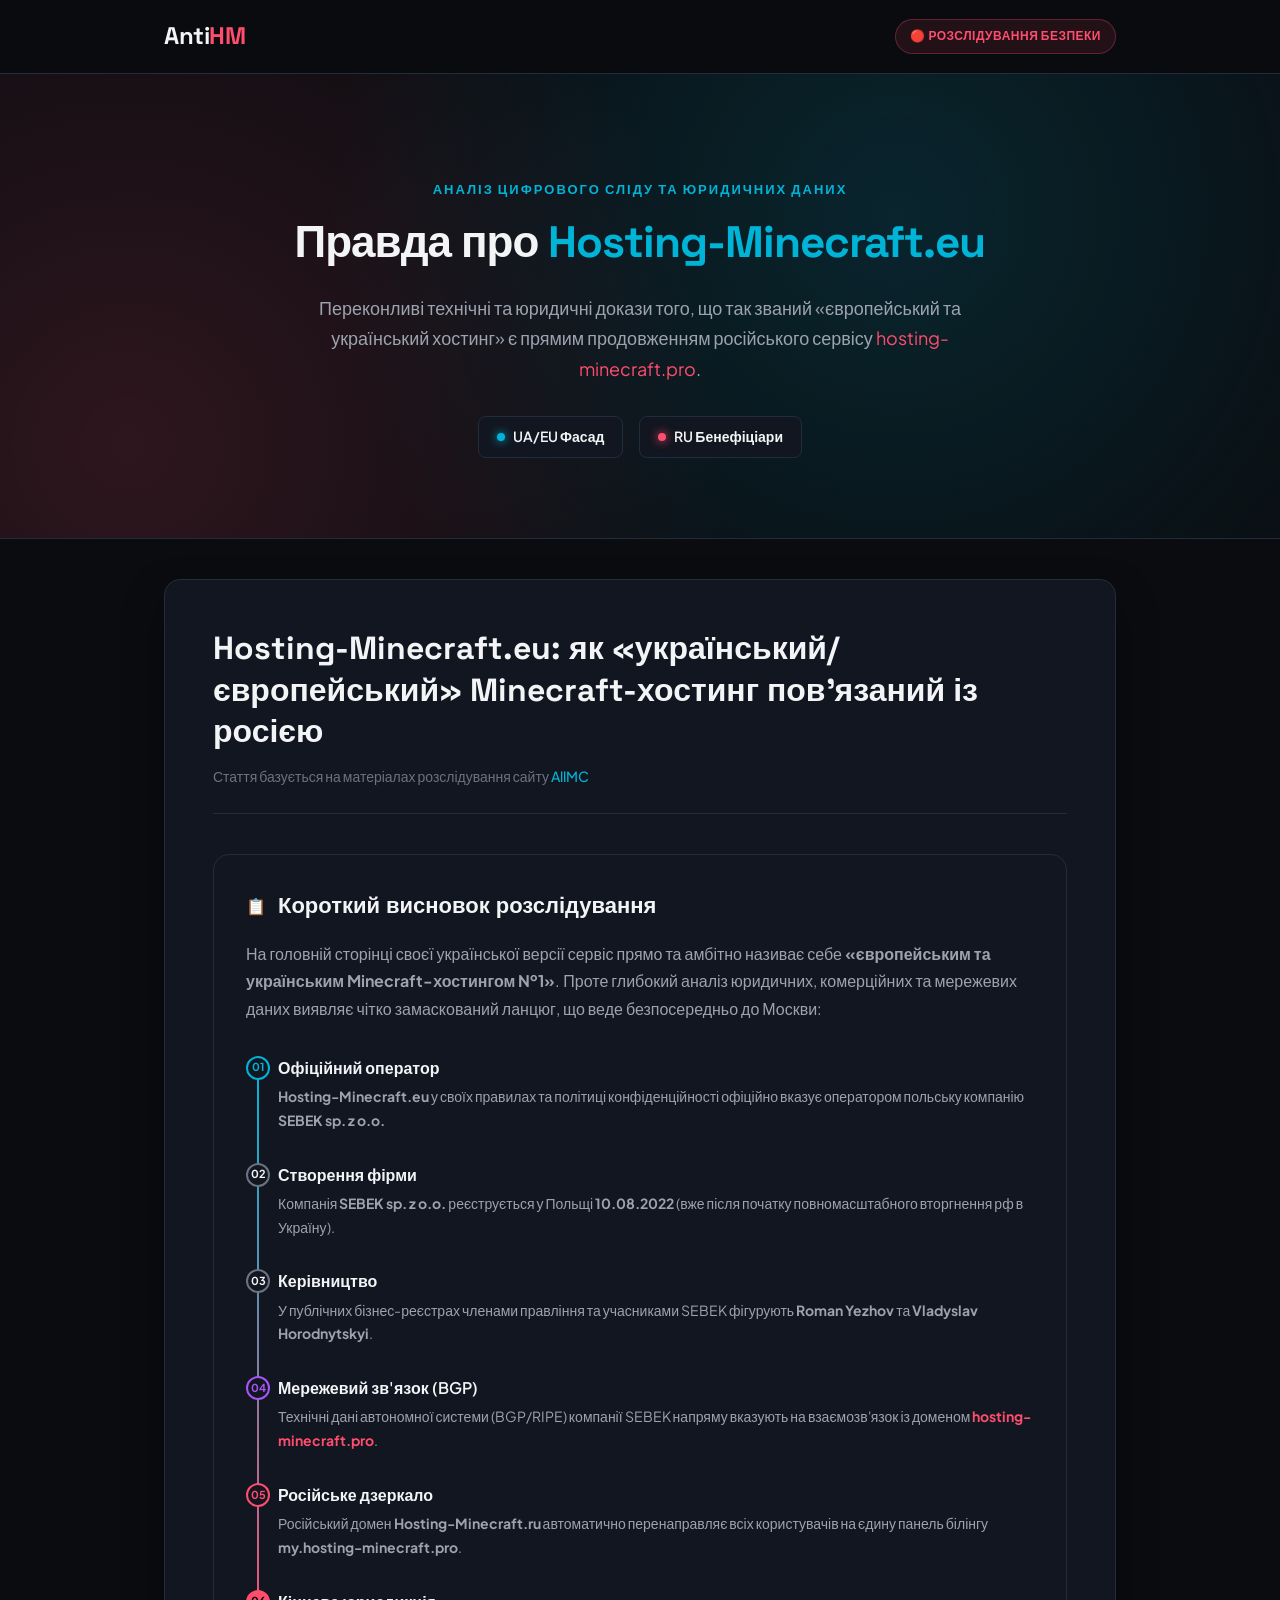
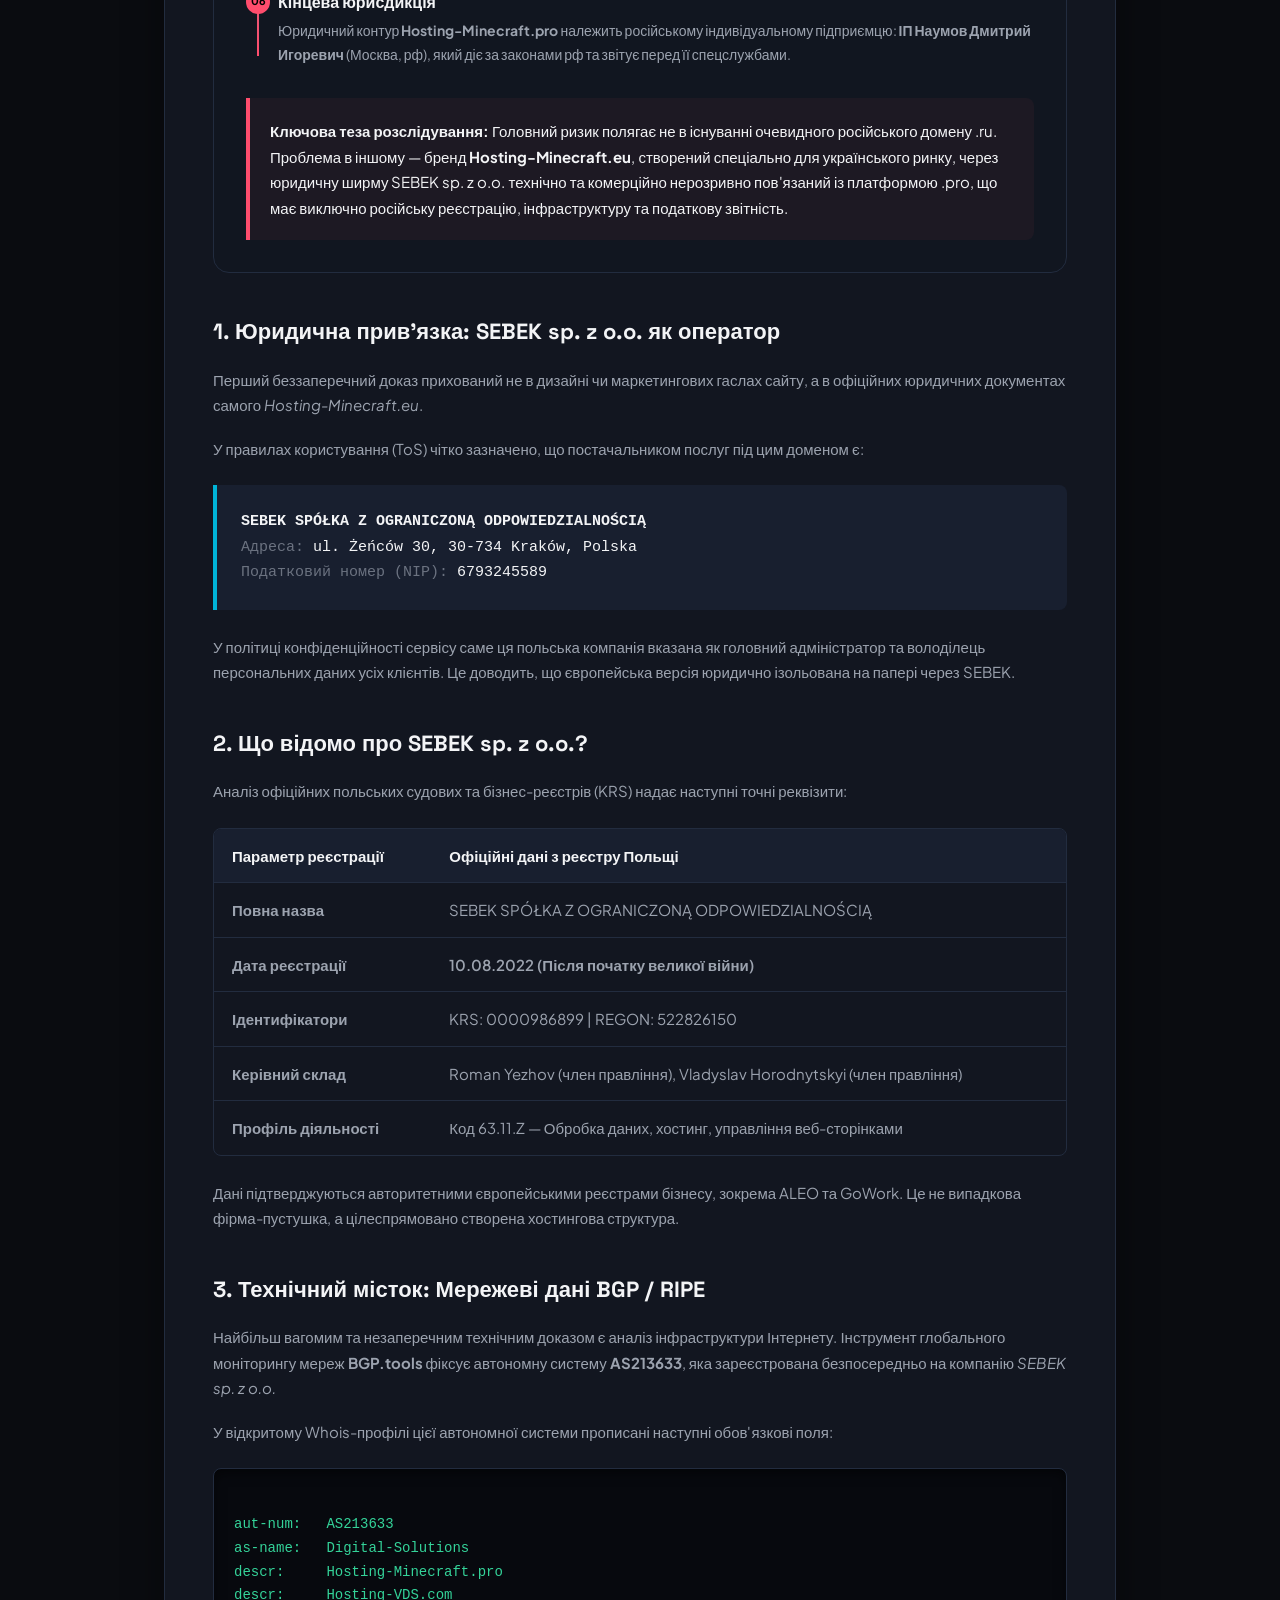
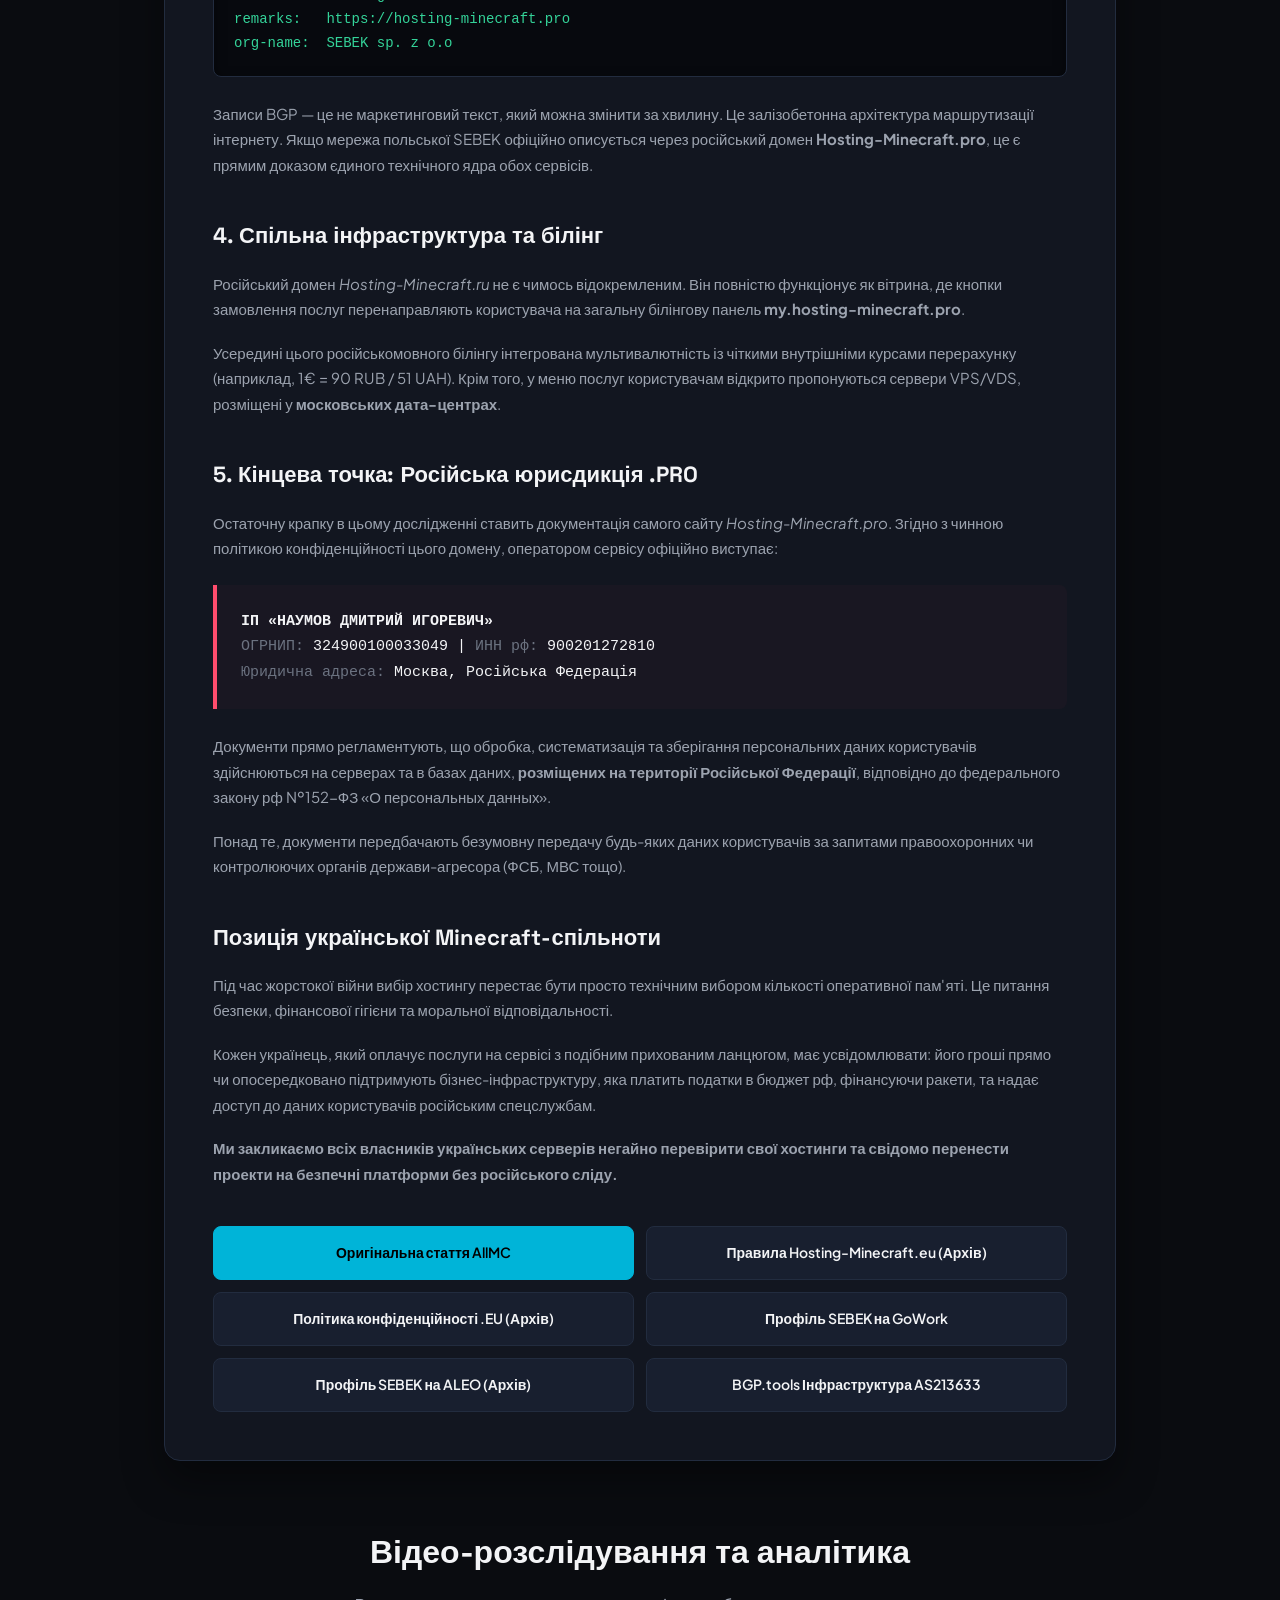
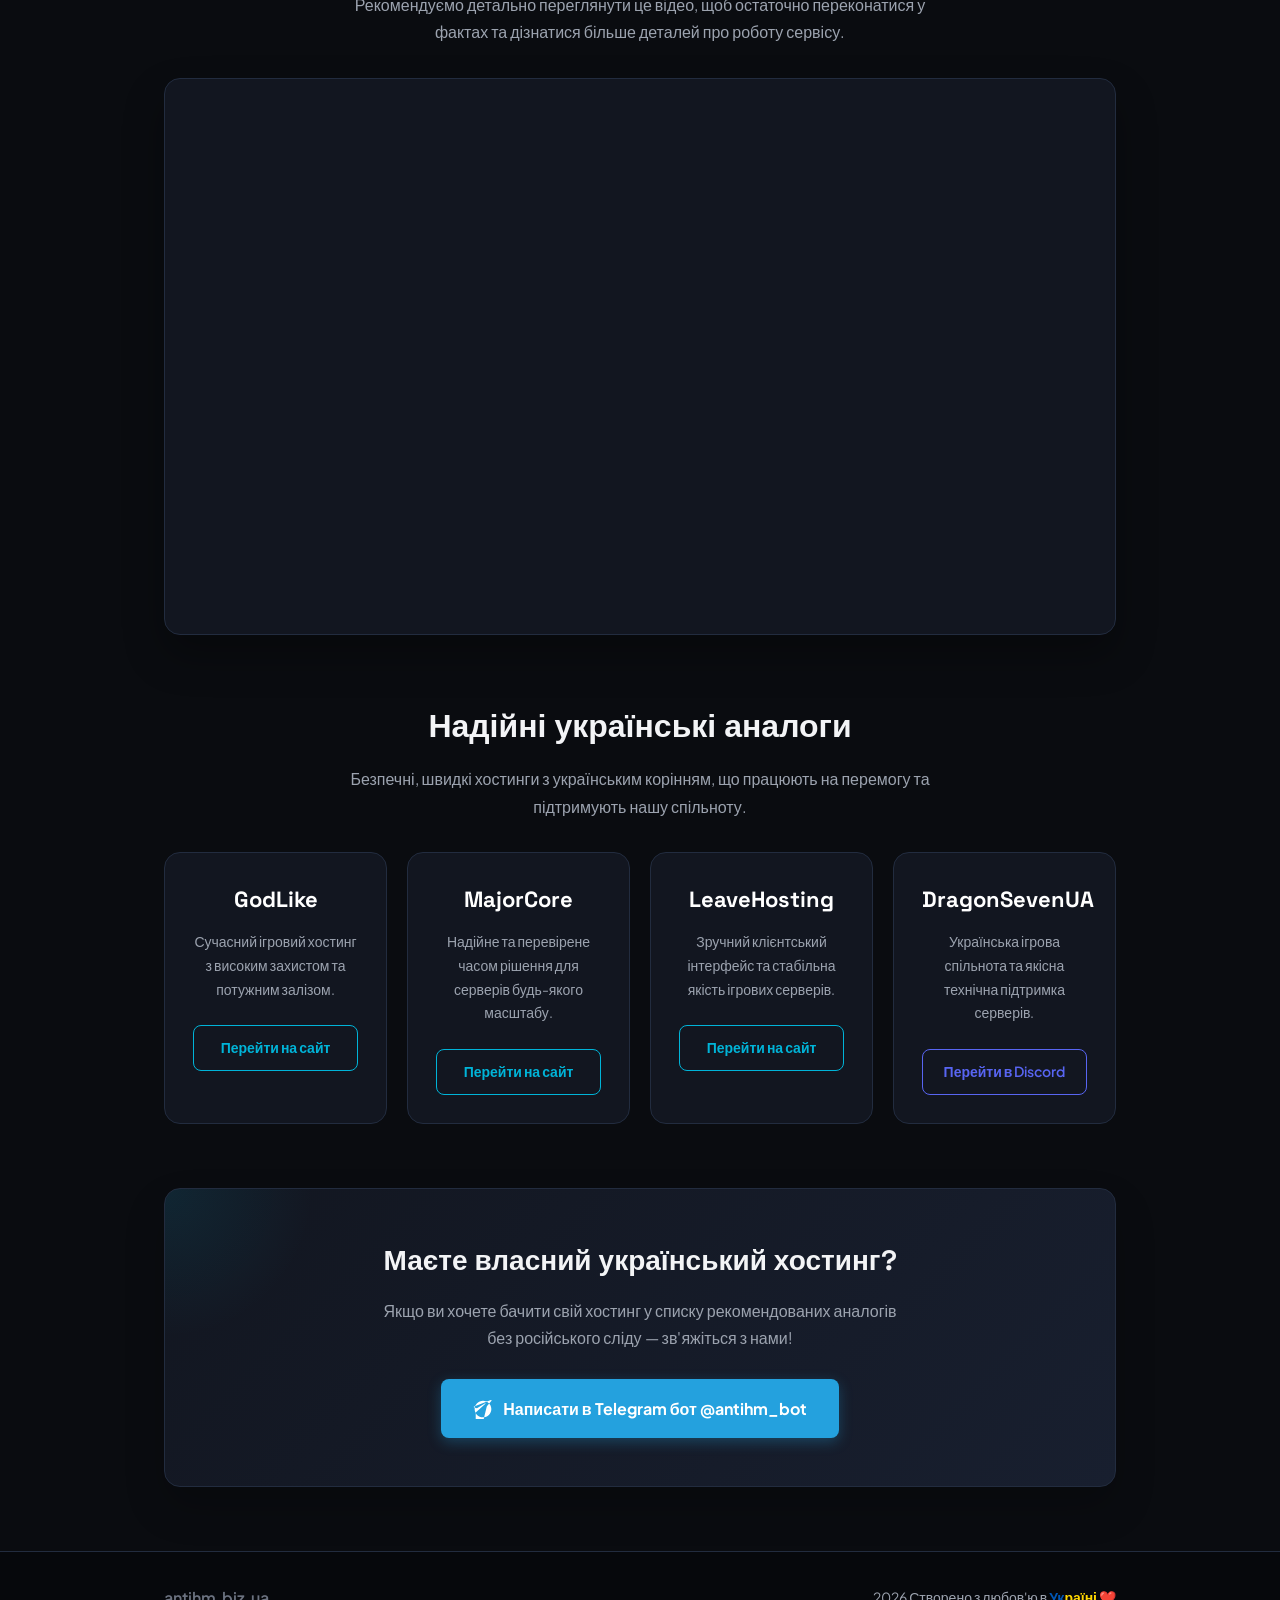
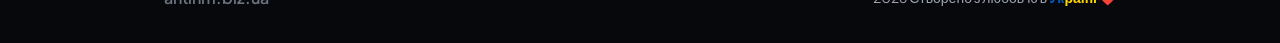
<file: index.html>
<!DOCTYPE html>
<html lang="uk">
<head>
    <meta charset="UTF-8">
    <meta name="viewport" content="width=device-width, initial-scale=1.0">
    <title>AntiHM</title>
    <link rel="icon" type="image/png" href="icon.png">
    <link rel="preconnect" href="https://fonts.googleapis.com">
    <link rel="preconnect" href="https://fonts.gstatic.com" crossorigin>
    <link href="https://fonts.googleapis.com/css2?family=Plus+Jakarta+Sans:wght@400;500;600;700;800&family=Space+Grotesk:wght@500;700&display=swap" rel="stylesheet">
    <link rel="stylesheet" href="style.css">
</head>
<body>

    <!-- Навігаційна панель -->
    <nav class="navbar">
        <div class="nav-container">
            <a href="#" class="logo">Anti<span>HM</span></a>
            <div class="badge-investigation">🔴 РОЗСЛІДУВАННЯ БЕЗПЕКИ</div>
        </div>
    </nav>

    <!-- Головний екран (Hero) -->
    <header class="hero">
        <div class="hero-overlay"></div>
        <div class="container hero-content">
            <span class="subtitle">Аналіз цифрового сліду та юридичних даних</span>
            <h1>Правда про <span class="text-blue">Hosting-Minecraft.eu</span></h1>
            <p class="hero-lead">
                Переконливі технічні та юридичні докази того, що так званий «європейський та український хостинг» є прямим продовженням російського сервісу <span class="text-red">hosting-minecraft.pro</span>.
            </p>
            <div class="hero-badges">
                <div class="h-badge"><span class="dot blue"></span> UA/EU Фасад</div>
                <div class="h-badge"><span class="dot red"></span> RU Бенефіціари</div>
            </div>
        </div>
    </header>

    <div class="container">
        <!-- Головна стаття -->
        <main class="main-card">
            <div class="article-header">
                <h2>Hosting-Minecraft.eu: як «український/європейський» Minecraft-хостинг пов’язаний із росією</h2>
                <div class="meta-source">Стаття базується на матеріалах розслідування сайту <a href="https://allmc.in.ua/blog/hosting-minecraft-eu" target="_blank">AllMC</a></div>
            </div>

            <!-- Короткий висновок з інтерактивним ланцюгом -->
            <section class="verdict-section">
                <div class="verdict-title">
                    <span class="icon">📋</span>
                    <h3>Короткий висновок розслідування</h3>
                </div>
                <p>
                    На головній сторінці своєї української версії сервіс прямо та амбітно називає себе <strong>«європейським та українським Minecraft-хостингом №1»</strong>. Проте глибокий аналіз юридичних, комерційних та мережевих даних виявляє чітко замаскований ланцюг, що веде безпосередньо до Москви:
                </p>

                <!-- Візуальний ланцюжок доказів -->
                <div class="timeline">
                    <div class="timeline-item item-blue">
                        <div class="tl-number">01</div>
                        <div class="tl-content">
                            <h4>Офіційний оператор</h4>
                            <p><strong>Hosting-Minecraft.eu</strong> у своїх правилах та політиці конфіденційності офіційно вказує оператором польську компанію <strong>SEBEK sp. z o.o.</strong></p>
                        </div>
                    </div>
                    <div class="timeline-item item-neutral">
                        <div class="tl-number">02</div>
                        <div class="tl-content">
                            <h4>Створення фірми</h4>
                            <p>Компанія <strong>SEBEK sp. z o.o.</strong> реєструється у Польщі <strong>10.08.2022</strong> (вже після початку повномасштабного вторгнення рф в Україну).</p>
                        </div>
                    </div>
                    <div class="timeline-item item-neutral">
                        <div class="tl-number">03</div>
                        <div class="tl-content">
                            <h4>Керівництво</h4>
                            <p>У публічних бізнес-реєстрах членами правління та учасниками SEBEK фігурують <strong>Roman Yezhov</strong> та <strong>Vladyslav Horodnytskyi</strong>.</p>
                        </div>
                    </div>
                    <div class="timeline-item item-purple">
                        <div class="tl-number">04</div>
                        <div class="tl-content">
                            <h4>Мережевий зв'язок (BGP)</h4>
                            <p>Технічні дані автономної системи (BGP/RIPE) компанії SEBEK напряму вказують на взаємозв'язок із доменом <strong class="text-red">hosting-minecraft.pro</strong>.</p>
                        </div>
                    </div>
                    <div class="timeline-item item-red">
                        <div class="tl-number">05</div>
                        <div class="tl-content">
                            <h4>Російське дзеркало</h4>
                            <p>Російський домен <strong>Hosting-Minecraft.ru</strong> автоматично перенаправляє всіх користувачів на єдину панель білінгу <strong>my.hosting-minecraft.pro</strong>.</p>
                        </div>
                    </div>
                    <div class="timeline-item item-critical">
                        <div class="tl-number">06</div>
                        <div class="tl-content">
                            <h4>Кінцева юрисдикція</h4>
                            <p>Юридичний контур <strong>Hosting-Minecraft.pro</strong> належить російському індивідуальному підприємцю: <strong>ІП Наумов Дмитрий Игоревич</strong> (Москва, рф), який діє за законами рф та звітує перед її спецслужбами.</p>
                        </div>
                    </div>
                </div>

                <div class="verdict-summary">
                    <strong>Ключова теза розслідування:</strong> Головний ризик полягає не в існуванні очевидного російського домену .ru. Проблема в іншому — бренд <strong>Hosting-Minecraft.eu</strong>, створений спеціально для українського ринку, через юридичну ширму SEBEK sp. z o.o. технічно та комерційно нерозривно пов'язаний із платформою .pro, що має виключно російську реєстрацію, інфраструктуру та податкову звітність.
                </div>
            </section>

            <!-- Блок 1 -->
            <section class="article-section">
                <h3>1. Юридична прив'язка: SEBEK sp. z o.o. як оператор</h3>
                <p>Перший беззаперечний доказ прихований не в дизайні чи маркетингових гаслах сайту, а в офіційних юридичних документах самого <em>Hosting-Minecraft.eu</em>.</p>
                <p>У правилах користування (ToS) чітко зазначено, що постачальником послуг під цим доменом є:</p>
                <div class="doc-quote">
                    <strong>SEBEK SPÓŁKA Z OGRANICZONĄ ODPOWIEDZIALNOŚCIĄ</strong><br>
                    <span>Адреса:</span> ul. Żeńców 30, 30-734 Kraków, Polska<br>
                    <span>Податковий номер (NIP):</span> 6793245589
                </div>
                <p>У політиці конфіденційності сервісу саме ця польська компанія вказана як головний адміністратор та володілець персональних даних усіх клієнтів. Це доводить, що європейська версія юридично ізольована на папері через SEBEK.</p>
            </section>

            <!-- Блок 2 -->
            <section class="article-section">
                <h3>2. Що відомо про SEBEK sp. z o.o.?</h3>
                <p>Аналіз офіційних польських судових та бізнес-реєстрів (KRS) надає наступні точні реквізити:</p>
                <div class="table-container">
                    <table class="styled-table">
                        <thead>
                            <tr>
                                <th>Параметр реєстрації</th>
                                <th>Офіційні дані з реєстру Польщі</th>
                            </tr>
                        </thead>
                        <tbody>
                            <tr>
                                <td><strong>Повна назва</strong></td>
                                <td>SEBEK SPÓŁKA Z OGRANICZONĄ ODPOWIEDZIALNOŚCIĄ</td>
                            </tr>
                            <tr>
                                <td><strong>Дата реєстрації</strong></td>
                                <td class="highlight-date">10.08.2022 (Після початку великої війни)</td>
                            </tr>
                            <tr>
                                <td><strong>Ідентифікатори</strong></td>
                                <td>KRS: 0000986899 | REGON: 522826150</td>
                            </tr>
                            <tr>
                                <td><strong>Керівний склад</strong></td>
                                <td>Roman Yezhov (член правління), Vladyslav Horodnytskyi (член правління)</td>
                            </tr>
                            <tr>
                                <td><strong>Профіль діяльності</strong></td>
                                <td>Код 63.11.Z — Обробка даних, хостинг, управління веб-сторінками</td>
                            </tr>
                        </tbody>
                    </table>
                </div>
                <p>Дані підтверджуються авторитетними європейськими реєстрами бізнесу, зокрема ALEO та GoWork. Це не випадкова фірма-пустушка, а цілеспрямовано створена хостингова структура.</p>
            </section>

            <!-- Блок 3 -->
            <section class="article-section">
                <h3>3. Технічний місток: Мережеві дані BGP / RIPE</h3>
                <p>Найбільш вагомим та незаперечним технічним доказом є аналіз інфраструктури Інтернету. Інструмент глобального моніторингу мереж <strong>BGP.tools</strong> фіксує автономну систему <strong>AS213633</strong>, яка зареєстрована безпосередньо на компанію <em>SEBEK sp. z o.o.</em></p>
                <p>У відкритому Whois-профілі цієї автономної системи прописані наступні обов'язкові поля:</p>
                <div class="code-box">
aut-num:   AS213633
as-name:   Digital-Solutions
descr:     Hosting-Minecraft.pro
descr:     Hosting-VDS.com
remarks:   https://hosting-minecraft.pro
org-name:  SEBEK sp. z o.o</div>
                <p>Записи BGP — це не маркетинговий текст, який можна змінити за хвилину. Це залізобетонна архітектура маршрутизації інтернету. Якщо мережа польської SEBEK офіційно описується через російський домен <strong>Hosting-Minecraft.pro</strong>, це є прямим доказом єдиного технічного ядра обох сервісів.</p>
            </section>

            <!-- Блок 4 -->
            <section class="article-section">
                <h3>4. Спільна інфраструктура та білінг</h3>
                <p>Російський домен <em>Hosting-Minecraft.ru</em> не є чимось відокремленим. Він повністю функціонує як вітрина, де кнопки замовлення послуг перенаправляють користувача на загальну білінгову панель <strong>my.hosting-minecraft.pro</strong>.</p>
                <p>Усередині цього російськомовного білінгу інтегрована мультивалютність із чіткими внутрішніми курсами перерахунку (наприклад, 1€ = 90 RUB / 51 UAH). Крім того, у меню послуг користувачам відкрито пропонуються сервери VPS/VDS, розміщені у <strong>московських дата-центрах</strong>.</p>
            </section>

            <!-- Блок 5 -->
            <section class="article-section">
                <h3>5. Кінцева точка: Російська юрисдикція .PRO</h3>
                <p>Остаточну крапку в цьому дослідженні ставить документація самого сайту <em>Hosting-Minecraft.pro</em>. Згідно з чинною політикою конфіденційності цього домену, оператором сервісу офіційно виступає:</p>
                <div class="doc-quote quote-red">
                    <strong>ІП «НАУМОВ ДМИТРИЙ ИГОРЕВИЧ»</strong><br>
                    <span>ОГРНИП:</span> 324900100033049 | <span>ИНН рф:</span> 900201272810<br>
                    <span>Юридична адреса:</span> Москва, Російська Федерація
                </div>
                <p>Документи прямо регламентують, що обробка, систематизація та зберігання персональних даних користувачів здійснюються на серверах та в базах даних, <strong>розміщених на території Російської Федерації</strong>, відповідно до федерального закону рф №152-ФЗ «О персональных данных».</p>
                <p>Понад те, документи передбачають безумовну передачу будь-яких даних користувачів за запитами правоохоронних чи контролюючих органів держави-агресора (ФСБ, МВС тощо).</p>
            </section>

            <!-- Висновок моніторингу -->
            <section class="article-section position-section">
                <h3>Позиція української Minecraft-спільноти</h3>
                <p>Під час жорстокої війни вибір хостингу перестає бути просто технічним вибором кількості оперативної пам'яті. Це питання безпеки, фінансової гігієни та моральної відповідальності.</p>
                <p>Кожен українець, який оплачує послуги на сервісі з подібним прихованим ланцюгом, має усвідомлювати: його гроші прямо чи опосередковано підтримують бізнес-інфраструктуру, яка платить податки в бюджет рф, фінансуючи ракети, та надає доступ до даних користувачів російським спецслужбам.</p>
                <p><strong>Ми закликаємо всіх власників українських серверів негайно перевірити свої хостинги та свідомо перенести проекти на безпечні платформи без російського сліду.</strong></p>
            </section>

            <!-- Кнопки з доказами -->
            <div class="evidence-grid">
                <a href="https://allmc.in.ua/blog/hosting-minecraft-eu" target="_blank" class="btn-evidence btn-blue">Оригінальна стаття AllMC</a>
                <a href="https://web.archive.org/web/20260410192201/https://hosting-minecraft.eu/tos.html" target="_blank" class="btn-evidence">Правила Hosting-Minecraft.eu (Архів)</a>
                <a href="https://web.archive.org/web/20260116004714/https://hosting-minecraft.eu/privacy-policy.html" target="_blank" class="btn-evidence">Політика конфіденційності .EU (Архів)</a>
                <a href="https://www.gowork.pl/sebek-sp.-z-o.o.%2C25991092/dane-kontaktowe-firmy" target="_blank" class="btn-evidence">Профіль SEBEK на GoWork</a>
                <a href="https://web.archive.org/web/20260601112201/https%3A%2F%2Faleo.com%2Fpl%2Ffirma%2Fsebek-spolka-z-ograniczona-odpowiedzialnoscia-krakow" target="_blank" class="btn-evidence">Профіль SEBEK на ALEO (Архів)</a>
                <a href="https://web.archive.org/web/20260601111341/https://bgp.tools/as/213633" target="_blank" class="btn-evidence">BGP.tools Інфраструктура AS213633</a>
            </div>
        </main>

        <!-- Відео докази -->
        <section class="video-section">
            <div class="section-title-center">
                <h2>Відео-розслідування та аналітика</h2>
                <p>Рекомендуємо детально переглянути це відео, щоб остаточно переконатися у фактах та дізнатися більше деталей про роботу сервісу.</p>
            </div>
            <div class="video-card">
                <div class="video-wrapper">
                    <iframe src="https://www.youtube.com/embed/1jMU-OqHfv8?start=12" title="YouTube відео розслідування" frameborder="0" allow="accelerometer; autoplay; clipboard-write; encrypted-media; gyroscope; picture-in-picture; web-share" allowfullscreen></iframe>
                </div>
            </div>
        </section>

        <!-- Альтернативи -->
        <section class="alternatives-section">
            <div class="section-title-center">
                <h2>Надійні українські аналоги</h2>
                <p>Безпечні, швидкі хостинги з українським корінням, що працюють на перемогу та підтримують нашу спільноту.</p>
            </div>
            <div class="cards-grid">
                <div class="alt-card card-glow-blue">
                    <div class="card-brand">GodLike</div>
                    <p>Сучасний ігровий хостинг з високим захистом та потужним залізом.</p>
                    <a href="https://godlike.host/ua/" target="_blank" class="card-link">Перейти на сайт</a>
                </div>
                <div class="alt-card card-glow-blue">
                    <div class="card-brand">MajorCore</div>
                    <p>Надійне та перевірене часом рішення для серверів будь-якого масштабу.</p>
                    <a href="https://majorcore.com/game" target="_blank" class="card-link">Перейти на сайт</a>
                </div>
                <div class="alt-card card-glow-blue">
                    <div class="card-brand">LeaveHosting</div>
                    <p>Зручний клієнтський інтерфейс та стабільна якість ігрових серверів.</p>
                    <a href="https://client.leavehosting.com/" target="_blank" class="card-link">Перейти на сайт</a>
                </div>
                <div class="alt-card card-glow-blue">
                    <div class="card-brand">DragonSevenUA</div>
                    <p>Українська ігрова спільнота та якісна технічна підтримка серверів.</p>
                    <a href="https://discord.gg/q99X2ajT8p" target="_blank" class="card-link btn-discord">Перейти в Discord</a>
                </div>
            </div>
        </section>

        <!-- Заклик до дії (CTA) -->
        <section class="cta-card">
            <div class="cta-content">
                <h3>Маєте власний український хостинг?</h3>
                <p>Якщо ви хочете бачити свій хостинг у списку рекомендованих аналогів без російського сліду — зв'яжіться з нами!</p>
                <a href="https://t.me/antihm_bot" target="_blank" class="btn-tg">
                    <svg width="20" height="20" viewBox="0 0 24 24" fill="currentColor"><path d="M12 2C6.48 2 2 6.48 2 12s4.48 10 10 10 10-4.48 10-10S17.52 2 12 2zm4.64 6.8c-.15.45-5.3 21.6-5.3 21.6s-.08.23-.27.23c-.12 0-.23-.07-.23-.07l-4.14-3.14-2.18 2.1c-.13.13-.3.2-.48.2-.15 0-.3-.04-.43-.13-.23-.15-.35-.4-.35-.68V16.3l11.66-10.58c.12-.1.17-.26.1-.4-.06-.15-.22-.22-.38-.17L4.76 11.2 1.34 10.1c-.34-.1-.54-.45-.44-.78.07-.22.25-.38.48-.43l20-7.7c.33-.13.7.03.83.36.05.14.05.3 0 .45z"/></svg>
                    Написати в Telegram бот @antihm_bot
                </a>
            </div>
        </section>
    </div>

    <!-- Підвал сайту -->
    <footer class="footer">
        <div class="container footer-content">
            <div class="footer-domain">antihm.biz.ua</div>
            <div class="footer-love">
                2026 Створено з любов'ю в <span class="flag-blue">Ук</span><span class="flag-yellow">раїні</span> ❤️
            </div>
        </div>
    </footer>

</body>
</html>
</file>
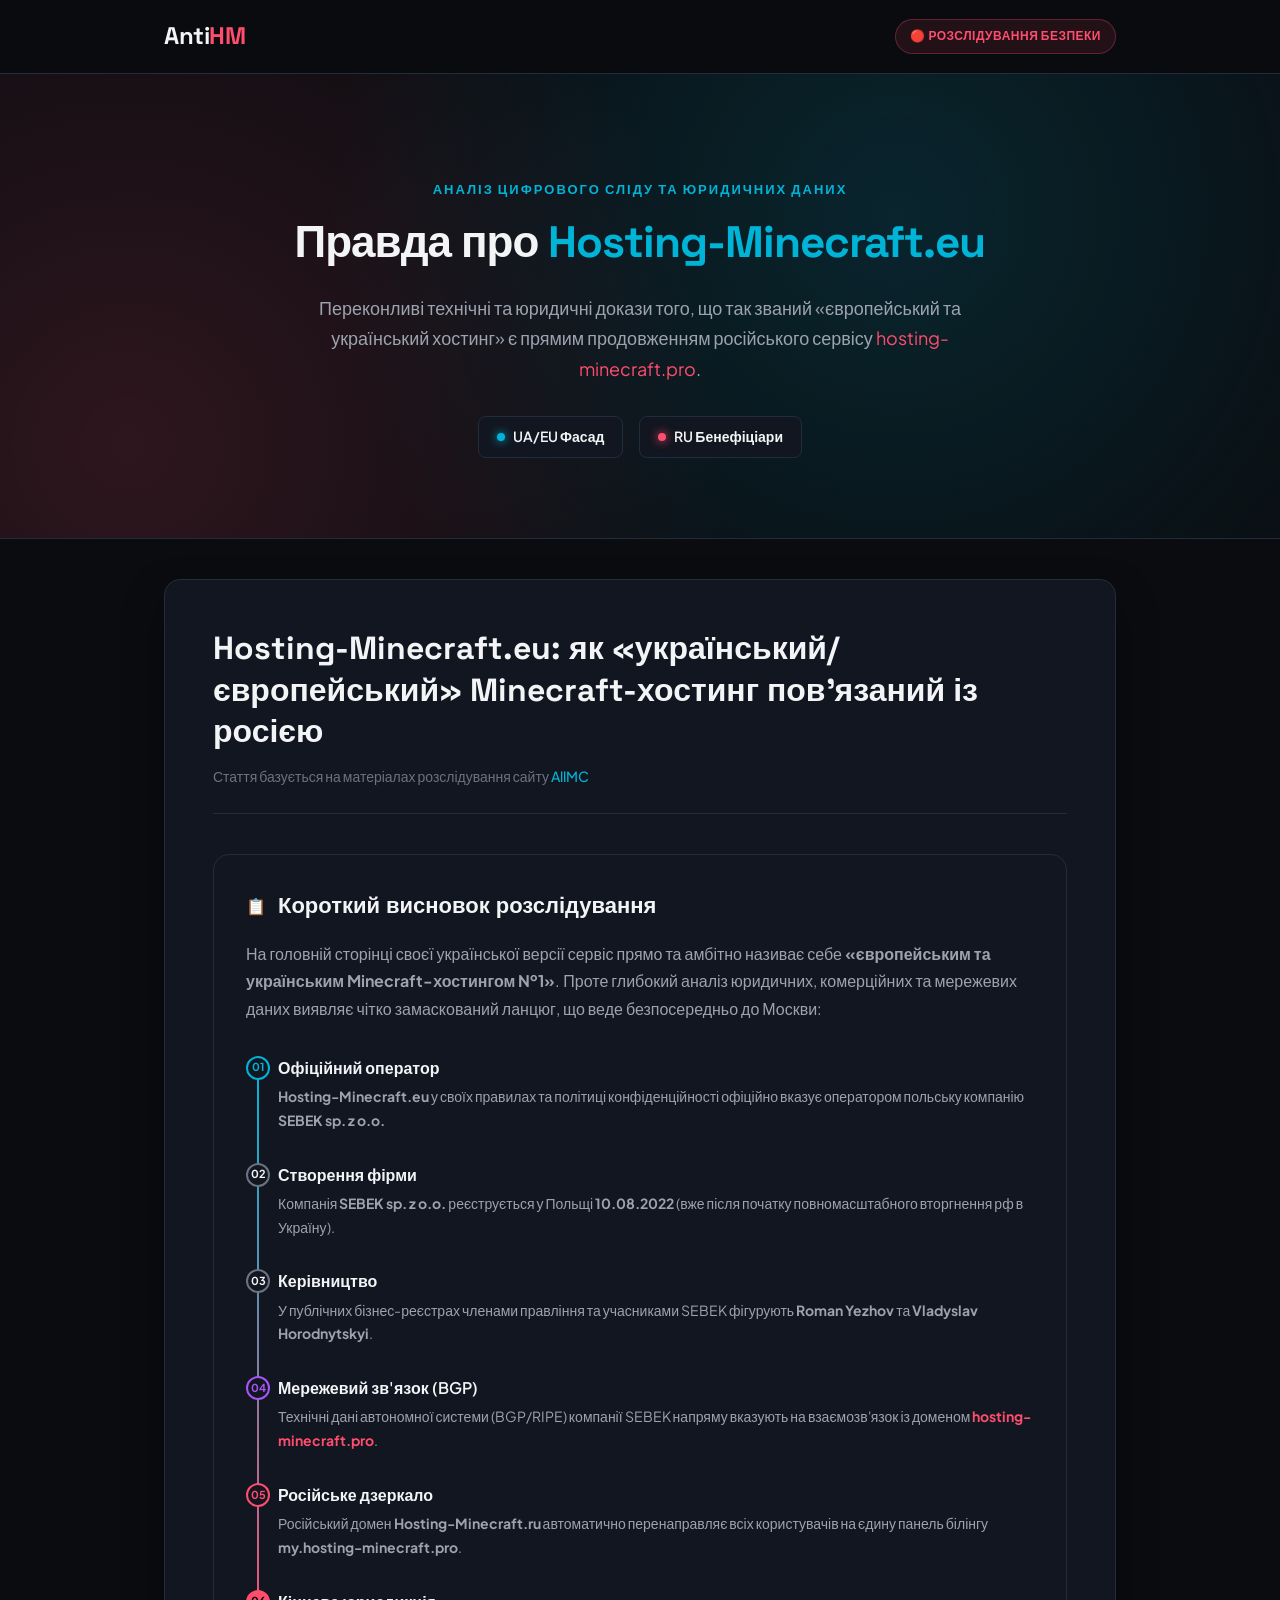
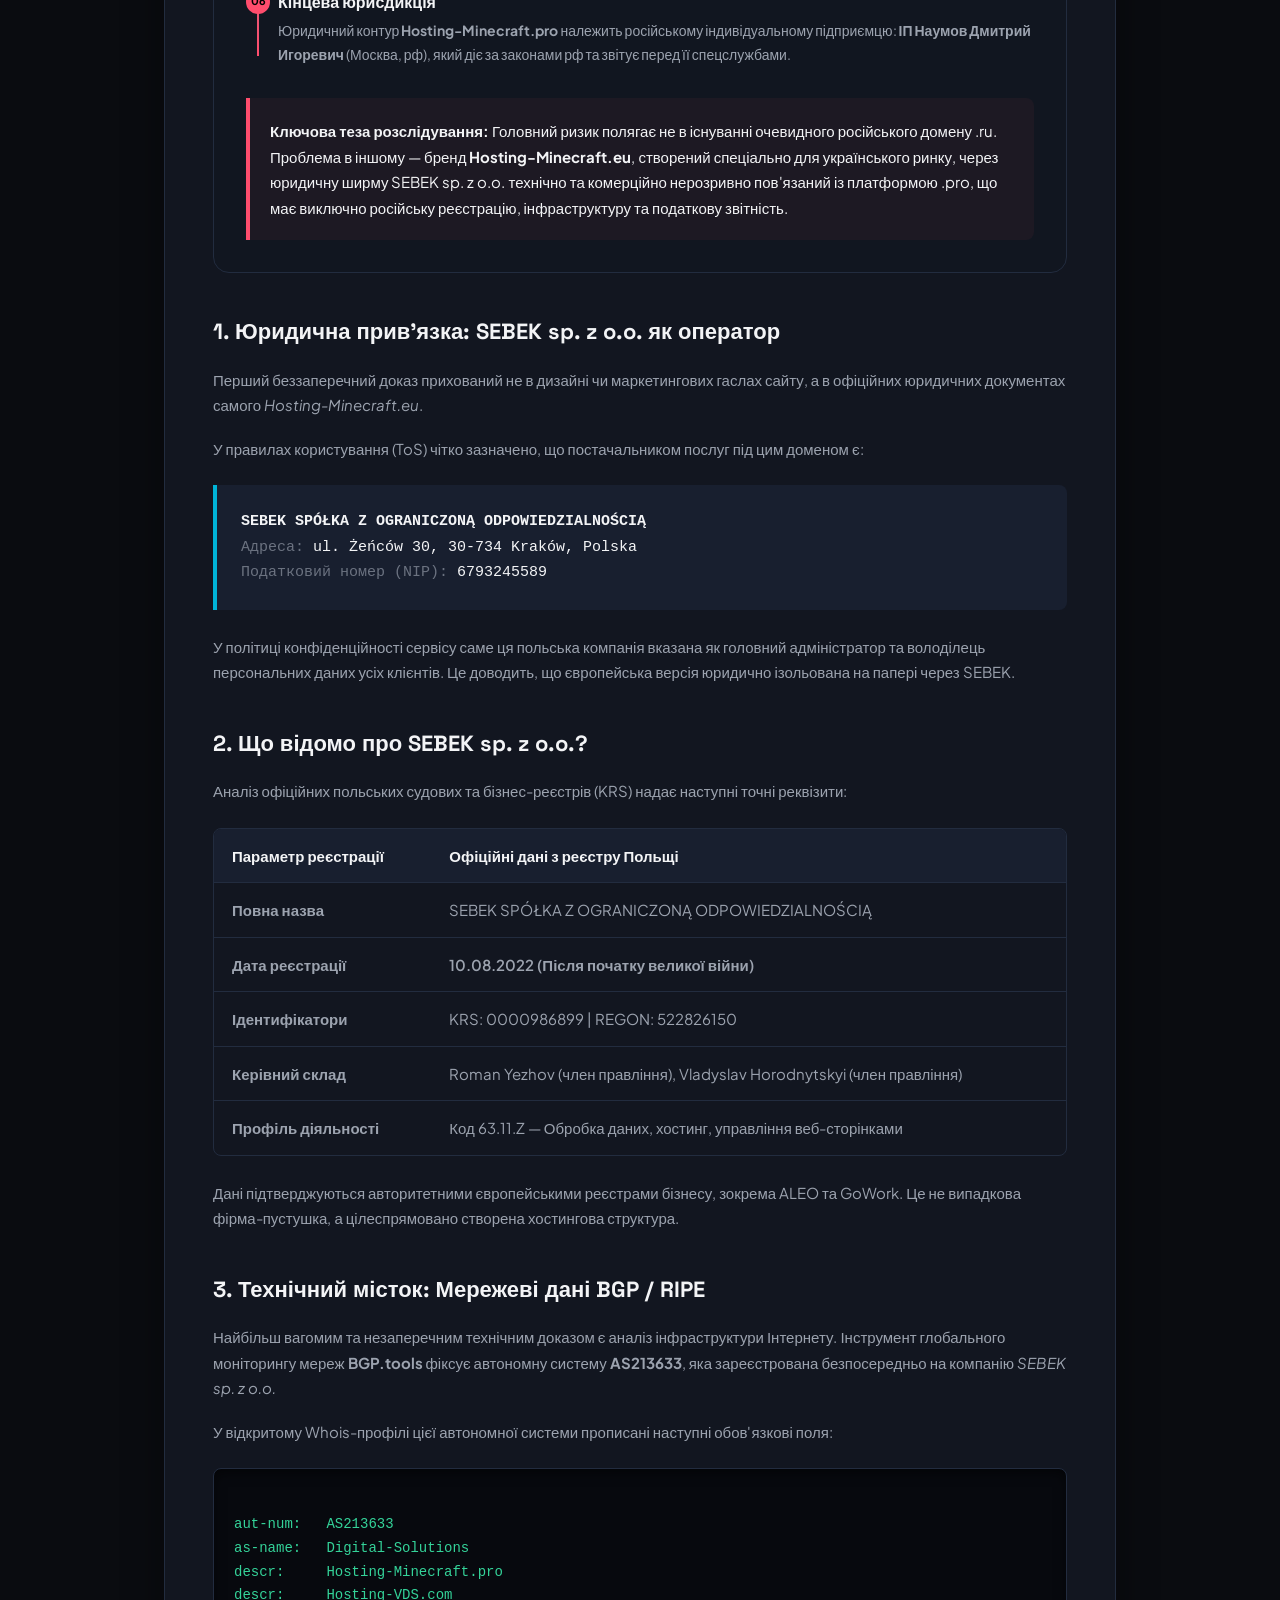
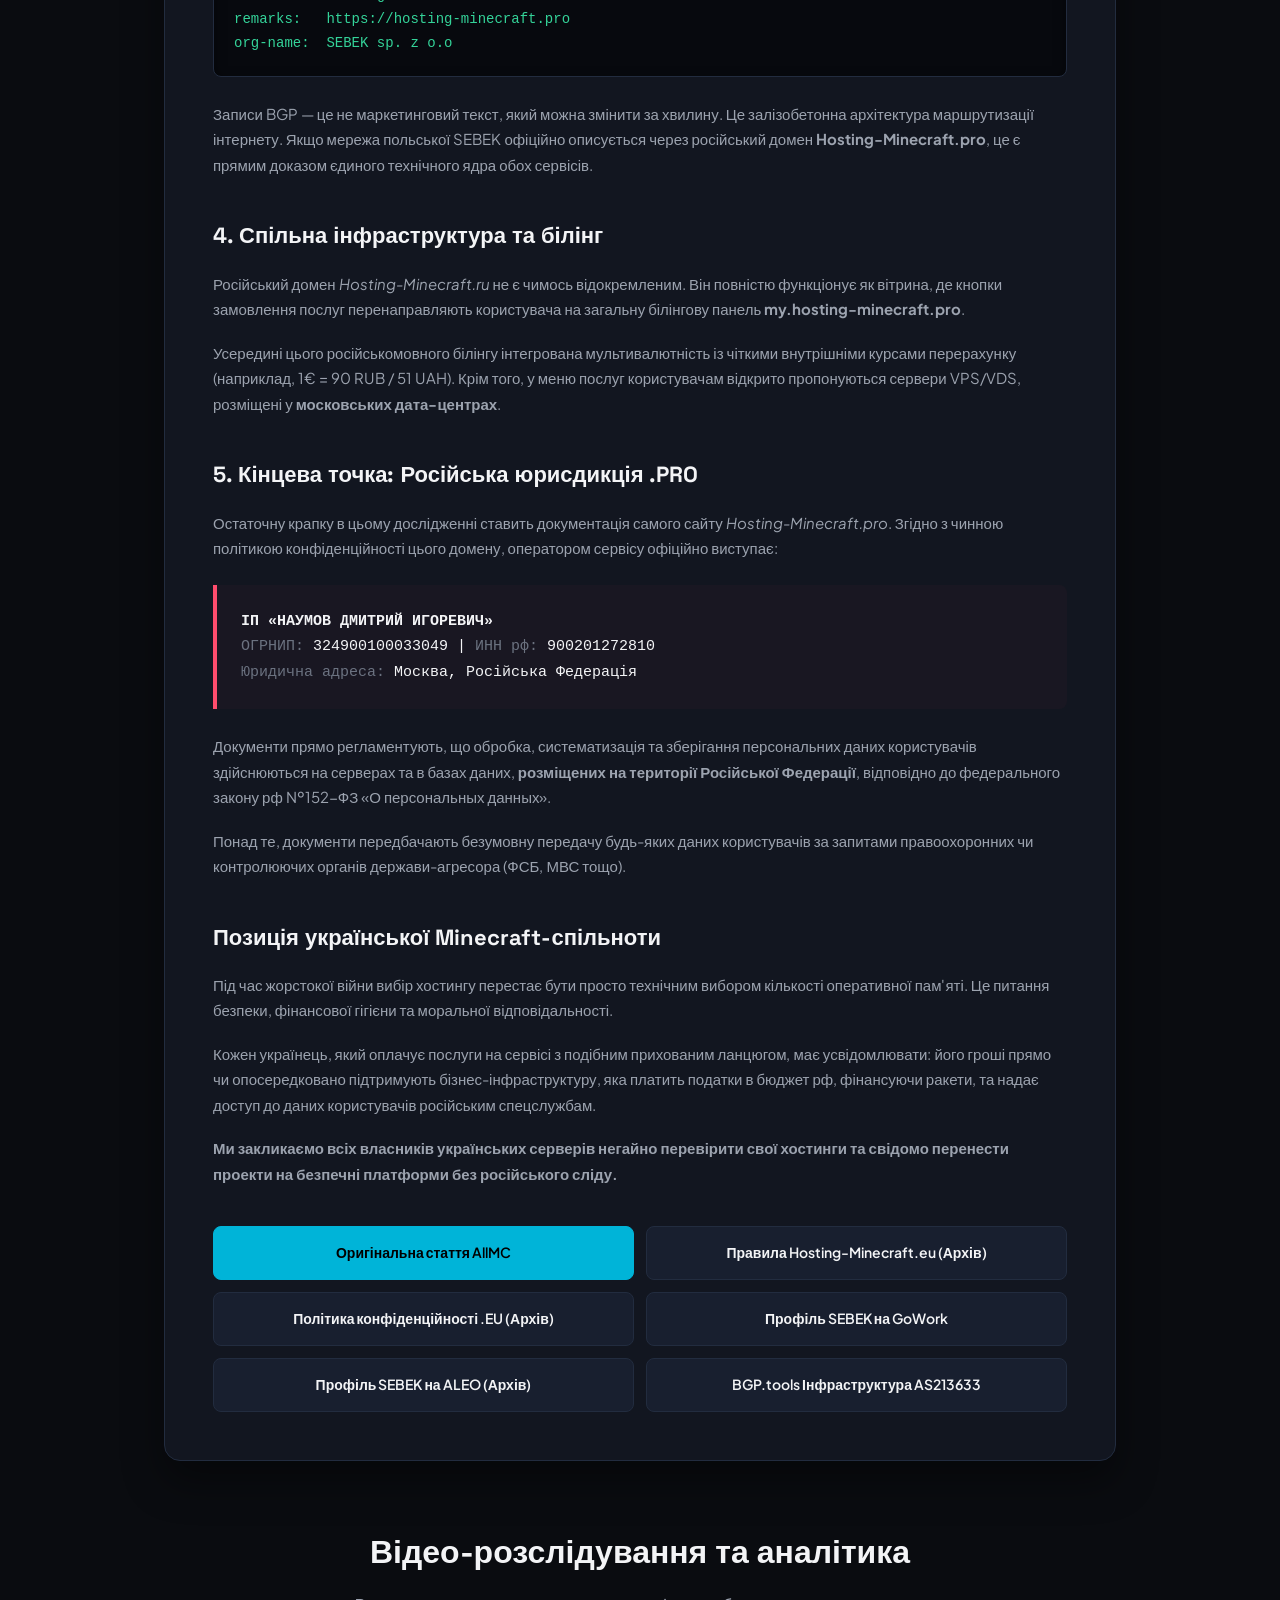
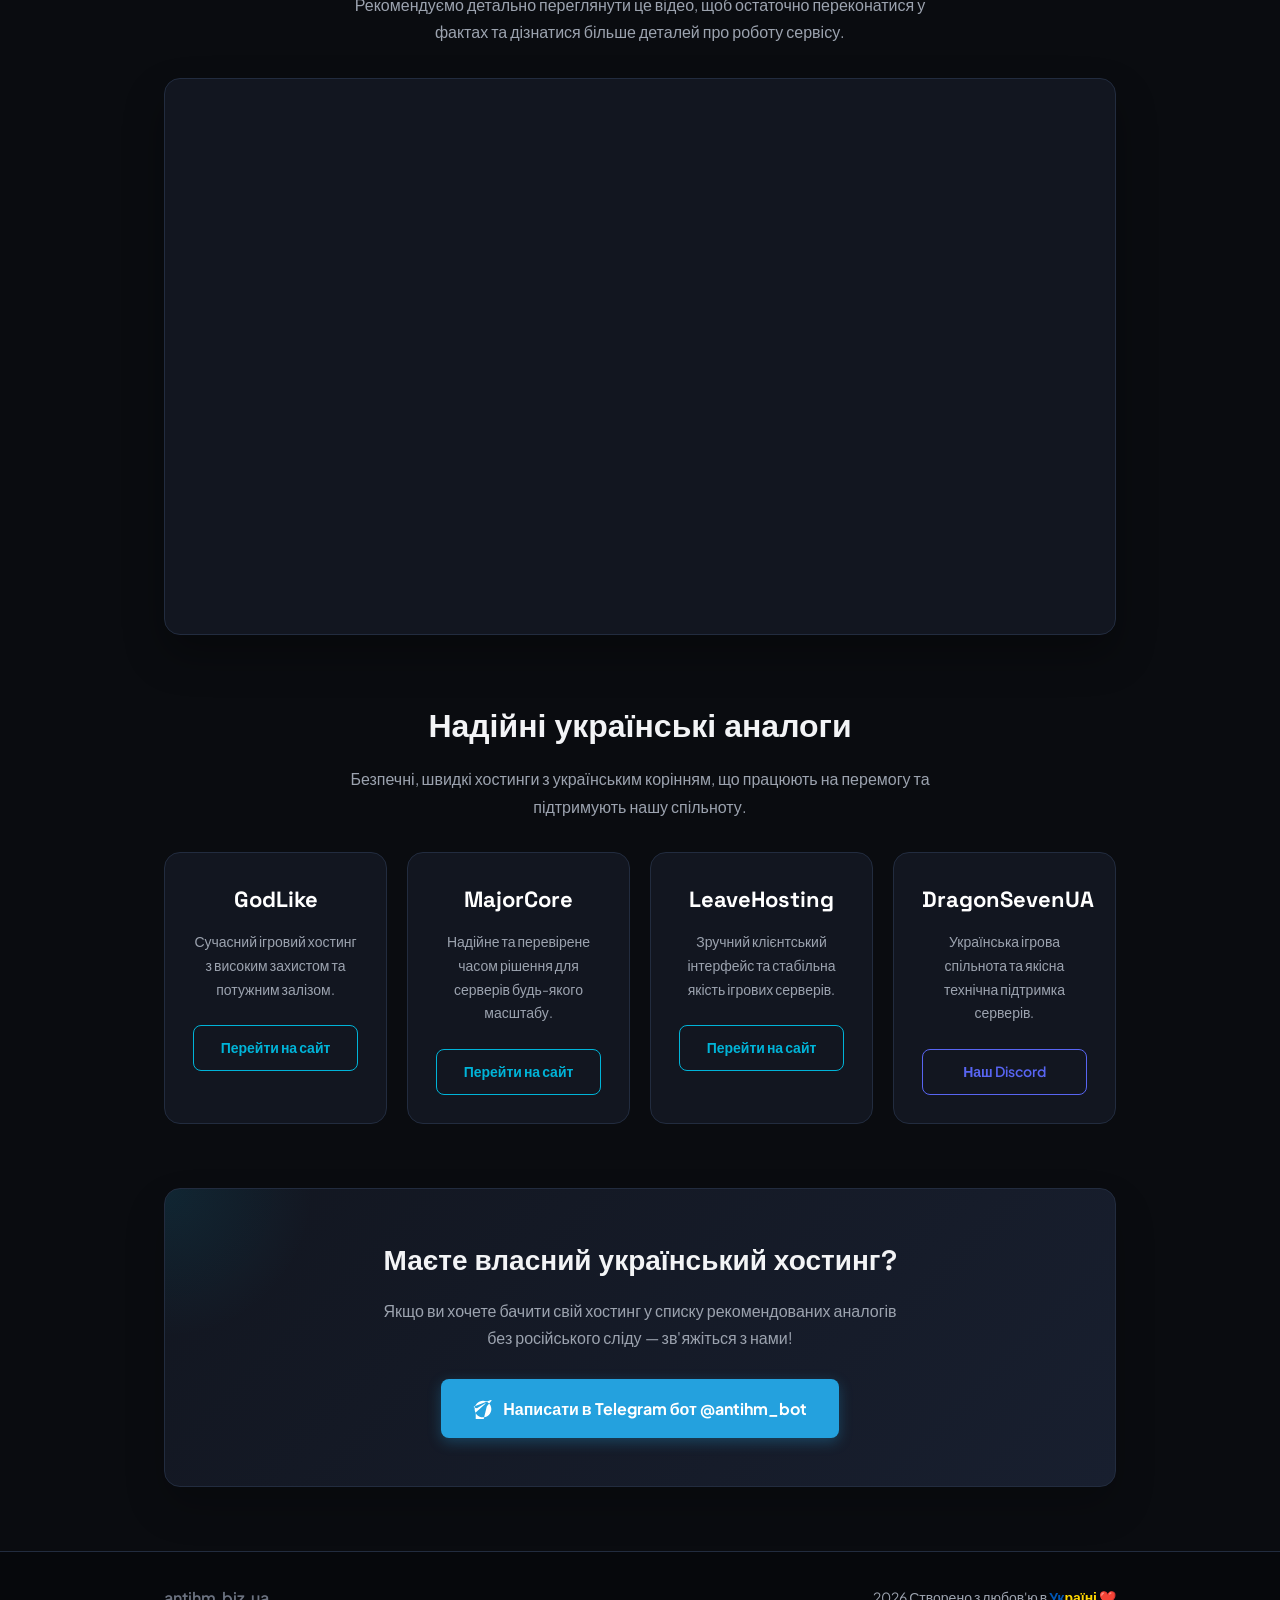
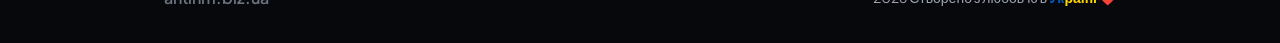
<file: index(1).html>
<!DOCTYPE html>
<html lang="uk">
<head>
    <meta charset="UTF-8">
    <meta name="viewport" content="width=device-width, initial-scale=1.0">
    <title>AntiHM — Маска знята: Хто стоїть за Hosting-Minecraft</title>
    <link rel="preconnect" href="https://fonts.googleapis.com">
    <link rel="preconnect" href="https://fonts.gstatic.com" crossorigin>
    <link href="https://fonts.googleapis.com/css2?family=Plus+Jakarta+Sans:wght@400;500;600;700;800&family=Space+Grotesk:wght@500;700&display=swap" rel="stylesheet">
    <link rel="stylesheet" href="style.css">
</head>
<body>

    <!-- Навігаційна панель -->
    <nav class="navbar">
        <div class="nav-container">
            <a href="#" class="logo">Anti<span>HM</span></a>
            <div class="badge-investigation">🔴 РОЗСЛІДУВАННЯ БЕЗПЕКИ</div>
        </div>
    </nav>

    <!-- Головний екран (Hero) -->
    <header class="hero">
        <div class="hero-overlay"></div>
        <div class="container hero-content">
            <span class="subtitle">Аналіз цифрового сліду та юридичних даних</span>
            <h1>Правда про <span class="text-blue">Hosting-Minecraft.eu</span></h1>
            <p class="hero-lead">
                Переконливі технічні та юридичні докази того, що так званий «європейський та український хостинг» є прямим продовженням російського сервісу <span class="text-red">hosting-minecraft.pro</span>.
            </p>
            <div class="hero-badges">
                <div class="h-badge"><span class="dot blue"></span> UA/EU Фасад</div>
                <div class="h-badge"><span class="dot red"></span> RU Бенефіціари</div>
            </div>
        </div>
    </header>

    <div class="container">
        <!-- Головна стаття -->
        <main class="main-card">
            <div class="article-header">
                <h2>Hosting-Minecraft.eu: як «український/європейський» Minecraft-хостинг пов’язаний із росією</h2>
                <div class="meta-source">Стаття базується на матеріалах розслідування сайту <a href="https://allmc.in.ua/blog/hosting-minecraft-eu" target="_blank">AllMC</a></div>
            </div>

            <!-- Короткий висновок з інтерактивним ланцюгом -->
            <section class="verdict-section">
                <div class="verdict-title">
                    <span class="icon">📋</span>
                    <h3>Короткий висновок розслідування</h3>
                </div>
                <p>
                    На головній сторінці своєї української версії сервіс прямо та амбітно називає себе <strong>«європейським та українським Minecraft-хостингом №1»</strong>. Проте глибокий аналіз юридичних, комерційних та мережевих даних виявляє чітко замаскований ланцюг, що веде безпосередньо до Москви:
                </p>

                <!-- Візуальний ланцюжок доказів -->
                <div class="timeline">
                    <div class="timeline-item item-blue">
                        <div class="tl-number">01</div>
                        <div class="tl-content">
                            <h4>Офіційний оператор</h4>
                            <p><strong>Hosting-Minecraft.eu</strong> у своїх правилах та політиці конфіденційності офіційно вказує оператором польську компанію <strong>SEBEK sp. z o.o.</strong></p>
                        </div>
                    </div>
                    <div class="timeline-item item-neutral">
                        <div class="tl-number">02</div>
                        <div class="tl-content">
                            <h4>Створення фірми</h4>
                            <p>Компанія <strong>SEBEK sp. z o.o.</strong> реєструється у Польщі <strong>10.08.2022</strong> (вже після початку повномасштабного вторгнення рф в Україну).</p>
                        </div>
                    </div>
                    <div class="timeline-item item-neutral">
                        <div class="tl-number">03</div>
                        <div class="tl-content">
                            <h4>Керівництво</h4>
                            <p>У публічних бізнес-реєстрах членами правління та учасниками SEBEK фігурують <strong>Roman Yezhov</strong> та <strong>Vladyslav Horodnytskyi</strong>.</p>
                        </div>
                    </div>
                    <div class="timeline-item item-purple">
                        <div class="tl-number">04</div>
                        <div class="tl-content">
                            <h4>Мережевий зв'язок (BGP)</h4>
                            <p>Технічні дані автономної системи (BGP/RIPE) компанії SEBEK напряму вказують на взаємозв'язок із доменом <strong class="text-red">hosting-minecraft.pro</strong>.</p>
                        </div>
                    </div>
                    <div class="timeline-item item-red">
                        <div class="tl-number">05</div>
                        <div class="tl-content">
                            <h4>Російське дзеркало</h4>
                            <p>Російський домен <strong>Hosting-Minecraft.ru</strong> автоматично перенаправляє всіх користувачів на єдину панель білінгу <strong>my.hosting-minecraft.pro</strong>.</p>
                        </div>
                    </div>
                    <div class="timeline-item item-critical">
                        <div class="tl-number">06</div>
                        <div class="tl-content">
                            <h4>Кінцева юрисдикція</h4>
                            <p>Юридичний контур <strong>Hosting-Minecraft.pro</strong> належить російському індивідуальному підприємцю: <strong>ІП Наумов Дмитрий Игоревич</strong> (Москва, рф), який діє за законами рф та звітує перед її спецслужбами.</p>
                        </div>
                    </div>
                </div>

                <div class="verdict-summary">
                    <strong>Ключова теза розслідування:</strong> Головний ризик полягає не в існуванні очевидного російського домену .ru. Проблема в іншому — бренд <strong>Hosting-Minecraft.eu</strong>, створений спеціально для українського ринку, через юридичну ширму SEBEK sp. z o.o. технічно та комерційно нерозривно пов'язаний із платформою .pro, що має виключно російську реєстрацію, інфраструктуру та податкову звітність.
                </div>
            </section>

            <!-- Блок 1 -->
            <section class="article-section">
                <h3>1. Юридична прив'язка: SEBEK sp. z o.o. як оператор</h3>
                <p>Перший беззаперечний доказ прихований не в дизайні чи маркетингових гаслах сайту, а в офіційних юридичних документах самого <em>Hosting-Minecraft.eu</em>.</p>
                <p>У правилах користування (ToS) чітко зазначено, що постачальником послуг під цим доменом є:</p>
                <div class="doc-quote">
                    <strong>SEBEK SPÓŁKA Z OGRANICZONĄ ODPOWIEDZIALNOŚCIĄ</strong><br>
                    <span>Адреса:</span> ul. Żeńców 30, 30-734 Kraków, Polska<br>
                    <span>Податковий номер (NIP):</span> 6793245589
                </div>
                <p>У політиці конфіденційності сервісу саме ця польська компанія вказана як головний адміністратор та володілець персональних даних усіх клієнтів. Це доводить, що європейська версія юридично ізольована на папері через SEBEK.</p>
            </section>

            <!-- Блок 2 -->
            <section class="article-section">
                <h3>2. Що відомо про SEBEK sp. z o.o.?</h3>
                <p>Аналіз офіційних польських судових та бізнес-реєстрів (KRS) надає наступні точні реквізити:</p>
                <div class="table-container">
                    <table class="styled-table">
                        <thead>
                            <tr>
                                <th>Параметр реєстрації</th>
                                <th>Офіційні дані з реєстру Польщі</th>
                            </tr>
                        </thead>
                        <tbody>
                            <tr>
                                <td><strong>Повна назва</strong></td>
                                <td>SEBEK SPÓŁKA Z OGRANICZONĄ ODPOWIEDZIALNOŚCIĄ</td>
                            </tr>
                            <tr>
                                <td><strong>Дата реєстрації</strong></td>
                                <td class="highlight-date">10.08.2022 (Після початку великої війни)</td>
                            </tr>
                            <tr>
                                <td><strong>Ідентифікатори</strong></td>
                                <td>KRS: 0000986899 | REGON: 522826150</td>
                            </tr>
                            <tr>
                                <td><strong>Керівний склад</strong></td>
                                <td>Roman Yezhov (член правління), Vladyslav Horodnytskyi (член правління)</td>
                            </tr>
                            <tr>
                                <td><strong>Профіль діяльності</strong></td>
                                <td>Код 63.11.Z — Обробка даних, хостинг, управління веб-сторінками</td>
                            </tr>
                        </tbody>
                    </table>
                </div>
                <p>Дані підтверджуються авторитетними європейськими реєстрами бізнесу, зокрема ALEO та GoWork. Це не випадкова фірма-пустушка, а цілеспрямовано створена хостингова структура.</p>
            </section>

            <!-- Блок 3 -->
            <section class="article-section">
                <h3>3. Технічний місток: Мережеві дані BGP / RIPE</h3>
                <p>Найбільш вагомим та незаперечним технічним доказом є аналіз інфраструктури Інтернету. Інструмент глобального моніторингу мереж <strong>BGP.tools</strong> фіксує автономну систему <strong>AS213633</strong>, яка зареєстрована безпосередньо на компанію <em>SEBEK sp. z o.o.</em></p>
                <p>У відкритому Whois-профілі цієї автономної системи прописані наступні обов'язкові поля:</p>
                <div class="code-box">
aut-num:   AS213633
as-name:   Digital-Solutions
descr:     Hosting-Minecraft.pro
descr:     Hosting-VDS.com
remarks:   https://hosting-minecraft.pro
org-name:  SEBEK sp. z o.o</div>
                <p>Записи BGP — це не маркетинговий текст, який можна змінити за хвилину. Це залізобетонна архітектура маршрутизації інтернету. Якщо мережа польської SEBEK офіційно описується через російський домен <strong>Hosting-Minecraft.pro</strong>, це є прямим доказом єдиного технічного ядра обох сервісів.</p>
            </section>

            <!-- Блок 4 -->
            <section class="article-section">
                <h3>4. Спільна інфраструктура та білінг</h3>
                <p>Російський домен <em>Hosting-Minecraft.ru</em> не є чимось відокремленим. Він повністю функціонує як вітрина, де кнопки замовлення послуг перенаправляють користувача на загальну білінгову панель <strong>my.hosting-minecraft.pro</strong>.</p>
                <p>Усередині цього російськомовного білінгу інтегрована мультивалютність із чіткими внутрішніми курсами перерахунку (наприклад, 1€ = 90 RUB / 51 UAH). Крім того, у меню послуг користувачам відкрито пропонуються сервери VPS/VDS, розміщені у <strong>московських дата-центрах</strong>.</p>
            </section>

            <!-- Блок 5 -->
            <section class="article-section">
                <h3>5. Кінцева точка: Російська юрисдикція .PRO</h3>
                <p>Остаточну крапку в цьому дослідженні ставить документація самого сайту <em>Hosting-Minecraft.pro</em>. Згідно з чинною політикою конфіденційності цього домену, оператором сервісу офіційно виступає:</p>
                <div class="doc-quote quote-red">
                    <strong>ІП «НАУМОВ ДМИТРИЙ ИГОРЕВИЧ»</strong><br>
                    <span>ОГРНИП:</span> 324900100033049 | <span>ИНН рф:</span> 900201272810<br>
                    <span>Юридична адреса:</span> Москва, Російська Федерація
                </div>
                <p>Документи прямо регламентують, що обробка, систематизація та зберігання персональних даних користувачів здійснюються на серверах та в базах даних, <strong>розміщених на території Російської Федерації</strong>, відповідно до федерального закону рф №152-ФЗ «О персональных данных».</p>
                <p>Понад те, документи передбачають безумовну передачу будь-яких даних користувачів за запитами правоохоронних чи контролюючих органів держави-агресора (ФСБ, МВС тощо).</p>
            </section>

            <!-- Висновок моніторингу -->
            <section class="article-section position-section">
                <h3>Позиція української Minecraft-спільноти</h3>
                <p>Під час жорстокої війни вибір хостингу перестає бути просто технічним вибором кількості оперативної пам'яті. Це питання безпеки, фінансової гігієни та моральної відповідальності.</p>
                <p>Кожен українець, який оплачує послуги на сервісі з подібним прихованим ланцюгом, має усвідомлювати: його гроші прямо чи опосередковано підтримують бізнес-інфраструктуру, яка платить податки в бюджет рф, фінансуючи ракети, та надає доступ до даних користувачів російським спецслужбам.</p>
                <p><strong>Ми закликаємо всіх власників українських серверів негайно перевірити свої хостинги та свідомо перенести проекти на безпечні платформи без російського сліду.</strong></p>
            </section>

            <!-- Кнопки з доказами -->
            <div class="evidence-grid">
                <a href="https://allmc.in.ua/blog/hosting-minecraft-eu" target="_blank" class="btn-evidence btn-blue">Оригінальна стаття AllMC</a>
                <a href="https://web.archive.org/web/20260410192201/https://hosting-minecraft.eu/tos.html" target="_blank" class="btn-evidence">Правила Hosting-Minecraft.eu (Архів)</a>
                <a href="https://web.archive.org/web/20260116004714/https://hosting-minecraft.eu/privacy-policy.html" target="_blank" class="btn-evidence">Політика конфіденційності .EU (Архів)</a>
                <a href="https://www.gowork.pl/sebek-sp.-z-o.o.%2C25991092/dane-kontaktowe-firmy" target="_blank" class="btn-evidence">Профіль SEBEK на GoWork</a>
                <a href="https://web.archive.org/web/20260601112201/https%3A%2F%2Faleo.com%2Fpl%2Ffirma%2Fsebek-spolka-z-ograniczona-odpowiedzialnoscia-krakow" target="_blank" class="btn-evidence">Профіль SEBEK на ALEO (Архів)</a>
                <a href="https://allmc.in.ua/blog/hosting-minecraft-eu#user-content-fnref-bgp-as" target="_blank" class="btn-evidence">BGP.tools Інфраструктура AS213633</a>
            </div>
        </main>

        <!-- Відео докази -->
        <section class="video-section">
            <div class="section-title-center">
                <h2>Відео-розслідування та аналітика</h2>
                <p>Рекомендуємо детально переглянути це відео, щоб остаточно переконатися у фактах та дізнатися більше деталей про роботу сервісу.</p>
            </div>
            <div class="video-card">
                <div class="video-wrapper">
                    <iframe src="https://www.youtube.com/embed/1jMU-OqHfv8?start=12" title="YouTube відео розслідування" frameborder="0" allow="accelerometer; autoplay; clipboard-write; encrypted-media; gyroscope; picture-in-picture; web-share" allowfullscreen></iframe>
                </div>
            </div>
        </section>

        <!-- Альтернативи -->
        <section class="alternatives-section">
            <div class="section-title-center">
                <h2>Надійні українські аналоги</h2>
                <p>Безпечні, швидкі хостинги з українським корінням, що працюють на перемогу та підтримують нашу спільноту.</p>
            </div>
            <div class="cards-grid">
                <div class="alt-card card-glow-blue">
                    <div class="card-brand">GodLike</div>
                    <p>Сучасний ігровий хостинг з високим захистом та потужним залізом.</p>
                    <a href="https://godlike.host/ua/" target="_blank" class="card-link">Перейти на сайт</a>
                </div>
                <div class="alt-card card-glow-blue">
                    <div class="card-brand">MajorCore</div>
                    <p>Надійне та перевірене часом рішення для серверів будь-якого масштабу.</p>
                    <a href="https://majorcore.com/game" target="_blank" class="card-link">Перейти на сайт</a>
                </div>
                <div class="alt-card card-glow-blue">
                    <div class="card-brand">LeaveHosting</div>
                    <p>Зручний клієнтський інтерфейс та стабільна якість ігрових серверів.</p>
                    <a href="https://client.leavehosting.com/" target="_blank" class="card-link">Перейти на сайт</a>
                </div>
                <div class="alt-card card-glow-blue">
                    <div class="card-brand">DragonSevenUA</div>
                    <p>Українська ігрова спільнота та якісна технічна підтримка серверів.</p>
                    <a href="https://discord.gg/q99X2ajT8p" target="_blank" class="card-link btn-discord">Наш Discord</a>
                </div>
            </div>
        </section>

        <!-- Заклик до дії (CTA) -->
        <section class="cta-card">
            <div class="cta-content">
                <h3>Маєте власний український хостинг?</h3>
                <p>Якщо ви хочете бачити свій хостинг у списку рекомендованих аналогів без російського сліду — зв'яжіться з нами!</p>
                <a href="https://t.me/antihm_bot" target="_blank" class="btn-tg">
                    <svg width="20" height="20" viewBox="0 0 24 24" fill="currentColor"><path d="M12 2C6.48 2 2 6.48 2 12s4.48 10 10 10 10-4.48 10-10S17.52 2 12 2zm4.64 6.8c-.15.45-5.3 21.6-5.3 21.6s-.08.23-.27.23c-.12 0-.23-.07-.23-.07l-4.14-3.14-2.18 2.1c-.13.13-.3.2-.48.2-.15 0-.3-.04-.43-.13-.23-.15-.35-.4-.35-.68V16.3l11.66-10.58c.12-.1.17-.26.1-.4-.06-.15-.22-.22-.38-.17L4.76 11.2 1.34 10.1c-.34-.1-.54-.45-.44-.78.07-.22.25-.38.48-.43l20-7.7c.33-.13.7.03.83.36.05.14.05.3 0 .45z"/></svg>
                    Написати в Telegram бот @antihm_bot
                </a>
            </div>
        </section>
    </div>

    <!-- Підвал сайту -->
    <footer class="footer">
        <div class="container footer-content">
            <div class="footer-domain">antihm.biz.ua</div>
            <div class="footer-love">
                2026 Створено з любов'ю в <span class="flag-blue">Ук</span><span class="flag-yellow">раїні</span> ❤️
            </div>
        </div>
    </footer>

</body>
</html>
</file>
<file: style.css>
/* Глобальні налаштування стилів бренду AntiHM */
:root {
    --bg-main: #0a0c10;
    --bg-card: #121620;
    --bg-card-light: #181f2f;
    --text-primary: #f3f4f6;
    --text-secondary: #9ca3af;
    --text-muted: #6b7280;
    
    /* Колірна палітра: Червоний та Блакитний за запитом користувача */
    --accent-blue: #00b4d8;
    --accent-blue-glow: rgba(0, 180, 216, 0.15);
    --accent-blue-hover: #0096c7;
    
    --accent-red: #ff4d6d;
    --accent-red-glow: rgba(255, 77, 109, 0.15);
    --accent-red-hover: #ff758f;
    
    --border-color: #222c3f;
    --radius-lg: 16px;
    --radius-md: 8px;
    --transition: all 0.3s cubic-bezier(0.4, 0, 0.2, 1);
}

* {
    box-sizing: border-box;
    margin: 0;
    padding: 0;
}

body {
    font-family: 'Plus Jakarta Sans', sans-serif;
    background-color: var(--bg-main);
    color: var(--text-primary);
    line-height: 1.7;
    overflow-x: hidden;
}

.container {
    max-width: 1000px;
    margin: 0 auto;
    padding: 0 24px;
}

/* Навігація */
.navbar {
    background-color: rgba(10, 12, 16, 0.8);
    backdrop-filter: blur(12px);
    border-bottom: 1px solid var(--border-color);
    position: sticky;
    top: 0;
    z-index: 100;
    padding: 16px 0;
}

.nav-container {
    display: flex;
    justify-content: space-between;
    align-items: center;
    max-width: 1000px;
    margin: 0 auto;
    padding: 0 24px;
}

.logo {
    font-family: 'Space Grotesk', sans-serif;
    font-size: 24px;
    font-weight: 700;
    color: var(--text-primary);
    text-decoration: none;
    letter-spacing: -0.5px;
}

.logo span {
    color: var(--accent-red);
}

.badge-investigation {
    background-color: rgba(255, 77, 109, 0.1);
    border: 1px solid rgba(255, 77, 109, 0.3);
    color: var(--accent-red);
    padding: 6px 14px;
    border-radius: 30px;
    font-size: 12px;
    font-weight: 700;
    letter-spacing: 0.5px;
}

/* Головний екран Hero */
.hero {
    position: relative;
    padding: 100px 0 80px 0;
    background: radial-gradient(circle at 70% 30%, var(--accent-blue-glow) 0%, transparent 60%),
                radial-gradient(circle at 10% 80%, var(--accent-red-glow) 0%, transparent 50%);
    text-align: center;
    border-bottom: 1px solid var(--border-color);
}

.hero-content {
    position: relative;
    z-index: 2;
}

.subtitle {
    display: inline-block;
    color: var(--accent-blue);
    font-size: 13px;
    font-weight: 700;
    text-transform: uppercase;
    letter-spacing: 2px;
    margin-bottom: 16px;
}

.hero h1 {
    font-family: 'Space Grotesk', sans-serif;
    font-size: 44px;
    font-weight: 700;
    line-height: 1.2;
    margin-bottom: 24px;
    letter-spacing: -1px;
}

.text-blue { color: var(--accent-blue); }
.text-red { color: var(--accent-red); }

.hero-lead {
    font-size: 18px;
    color: var(--text-secondary);
    max-width: 720px;
    margin: 0 auto 32px auto;
}

.hero-badges {
    display: flex;
    justify-content: center;
    gap: 16px;
}

.h-badge {
    background: var(--bg-card);
    border: 1px solid var(--border-color);
    padding: 8px 18px;
    border-radius: var(--radius-md);
    font-size: 14px;
    font-weight: 600;
    display: flex;
    align-items: center;
    gap: 8px;
}

.dot {
    width: 8px;
    height: 8px;
    border-radius: 50%;
}
.dot.blue { background-color: var(--accent-blue); box-shadow: 0 0 10px var(--accent-blue); }
.dot.red { background-color: var(--accent-red); box-shadow: 0 0 10px var(--accent-red); }

/* Головна картка статті */
.main-card {
    background-color: var(--bg-card);
    border: 1px solid var(--border-color);
    border-radius: var(--radius-lg);
    padding: 48px;
    margin-top: 40px;
    box-shadow: 0 20px 40px rgba(0, 0, 0, 0.4);
}

.article-header {
    margin-bottom: 40px;
    border-bottom: 1px solid var(--border-color);
    padding-bottom: 24px;
}

.article-header h2 {
    font-family: 'Space Grotesk', sans-serif;
    font-size: 32px;
    font-weight: 700;
    line-height: 1.3;
    margin-bottom: 12px;
}

.meta-source {
    font-size: 14px;
    color: var(--text-muted);
}

.meta-source a {
    color: var(--accent-blue);
    text-decoration: none;
    font-weight: 500;
}

.meta-source a:hover {
    text-decoration: underline;
}

/* Розділ Висновку та Ланцюжка */
.verdict-section {
    background-color: rgba(18, 22, 32, 0.6);
    border: 1px solid var(--border-color);
    border-radius: var(--radius-lg);
    padding: 32px;
    margin-bottom: 40px;
}

.verdict-title {
    display: flex;
    align-items: center;
    gap: 12px;
    margin-bottom: 16px;
}

.verdict-title h3 {
    font-family: 'Space Grotesk', sans-serif;
    font-size: 22px;
    color: var(--text-primary);
}

.verdict-section p {
    color: var(--text-secondary);
    margin-bottom: 32px;
}

/* Гарний кастомний таймлайн */
.timeline {
    position: relative;
    padding-left: 32px;
    margin-bottom: 32px;
}

.timeline::before {
    content: '';
    position: absolute;
    left: 11px;
    top: 10px;
    bottom: 10px;
    width: 2px;
    background: linear-gradient(to bottom, var(--accent-blue), var(--accent-red));
}

.timeline-item {
    position: relative;
    margin-bottom: 28px;
}

.timeline-item:last-child {
    margin-bottom: 0;
}

.tl-number {
    position: absolute;
    left: -32px;
    top: 2px;
    width: 24px;
    height: 24px;
    border-radius: 50%;
    font-size: 11px;
    font-weight: 700;
    display: flex;
    align-items: center;
    justify-content: center;
    z-index: 2;
    background-color: var(--bg-card);
    border: 2px solid var(--text-muted);
}

.item-blue .tl-number { border-color: var(--accent-blue); color: var(--accent-blue); }
.item-red .tl-number { border-color: var(--accent-red); color: var(--accent-red); }
.item-purple .tl-number { border-color: #a855f7; color: #a855f7; }
.item-critical .tl-number { background-color: var(--accent-red); border-color: var(--accent-red); color: #000; }

.tl-content h4 {
    font-size: 16px;
    font-weight: 600;
    margin-bottom: 4px;
}

.tl-content p {
    font-size: 14px;
    color: var(--text-secondary);
    margin-bottom: 0;
}

.verdict-summary {
    background-color: rgba(255, 77, 109, 0.05);
    border-left: 4px solid var(--accent-red);
    padding: 20px;
    border-radius: 0 var(--radius-md) var(--radius-md) 0;
    font-size: 15px;
    color: var(--text-primary);
}

/* Секції Тексту Статті */
.article-section {
    margin-bottom: 40px;
}

.article-section h3 {
    font-family: 'Space Grotesk', sans-serif;
    font-size: 22px;
    margin-bottom: 16px;
    color: var(--text-primary);
}

.article-section p {
    color: var(--text-secondary);
    margin-bottom: 18px;
    font-size: 15px;
}

/* Юридичні Цитати / Документи */
.doc-quote {
    background-color: var(--bg-card-light);
    border-left: 4px solid var(--accent-blue);
    padding: 24px;
    border-radius: 0 var(--radius-md) var(--radius-md) 0;
    font-family: monospace;
    font-size: 15px;
    color: var(--text-primary);
    margin: 24px 0;
}

.doc-quote span {
    color: var(--text-muted);
}

.quote-red {
    border-left-color: var(--accent-red);
    background-color: rgba(255, 77, 109, 0.03);
}

/* Системні логи / Блоки коду */
.code-box {
    background-color: #07090e;
    border: 1px solid var(--border-color);
    padding: 20px;
    border-radius: var(--radius-md);
    font-family: 'Courier New', Courier, monospace;
    font-size: 14px;
    color: #34d399;
    white-space: pre-wrap;
    margin: 24px 0;
    box-shadow: inset 0 4px 12px rgba(0,0,0,0.5);
}

/* Таблиця */
.table-container {
    overflow-x: auto;
    margin: 24px 0;
    border-radius: var(--radius-md);
    border: 1px solid var(--border-color);
}

.styled-table {
    width: 100%;
    border-collapse: collapse;
    font-size: 15px;
    text-align: left;
}

.styled-table th {
    background-color: var(--bg-card-light);
    color: var(--text-primary);
    padding: 14px 18px;
    font-weight: 600;
    border-bottom: 1px solid var(--border-color);
}

.styled-table td {
    padding: 14px 18px;
    border-bottom: 1px solid var(--border-color);
    color: var(--text-secondary);
}

.styled-table tr:last-child td {
    border-bottom: none;
}

.highlight-date {
    color: var(--accent-red);
    font-weight: 600;
}

/* Сітка кнопок доказів */
.evidence-grid {
    display: grid;
    grid-template-columns: repeat(auto-fit, minmax(280px, 1fr));
    gap: 12px;
    margin-top: 40px;
}

.btn-evidence {
    background-color: var(--bg-card-light);
    border: 1px solid var(--border-color);
    color: var(--text-primary);
    padding: 14px 20px;
    border-radius: var(--radius-md);
    font-size: 14px;
    font-weight: 600;
    text-decoration: none;
    text-align: center;
    transition: var(--transition);
}

.btn-evidence:hover {
    background-color: var(--border-color);
    border-color: var(--text-muted);
    transform: translateY(-2px);
}

.btn-evidence.btn-blue {
    background-color: var(--accent-blue);
    border-color: var(--accent-blue);
    color: #000;
}

.btn-evidence.btn-blue:hover {
    background-color: var(--accent-blue-hover);
    border-color: var(--accent-blue-hover);
}

/* Відео секція */
.video-section {
    margin: 64px 0;
}

.section-title-center {
    text-align: center;
    margin-bottom: 32px;
}

.section-title-center h2 {
    font-family: 'Space Grotesk', sans-serif;
    font-size: 32px;
    margin-bottom: 12px;
}

.section-title-center p {
    color: var(--text-secondary);
    max-width: 600px;
    margin: 0 auto;
}

.video-card {
    background-color: var(--bg-card);
    border: 1px solid var(--border-color);
    border-radius: var(--radius-lg);
    padding: 24px;
    box-shadow: 0 20px 40px rgba(0,0,0,0.3);
}

.video-wrapper {
    position: relative;
    padding-bottom: 56.25%;
    height: 0;
    overflow: hidden;
    border-radius: var(--radius-md);
}

.video-wrapper iframe {
    position: absolute;
    top: 0;
    left: 0;
    width: 100%;
    height: 100%;
}

/* Альтернативи хостингу */
.alternatives-section {
    margin: 64px 0;
}

.cards-grid {
    display: grid;
    grid-template-columns: repeat(auto-fit, minmax(220px, 1fr));
    gap: 20px;
}

.alt-card {
    background-color: var(--bg-card);
    border: 1px solid var(--border-color);
    border-radius: var(--radius-lg);
    padding: 28px;
    text-align: center;
    transition: var(--transition);
}

.alt-card:hover {
    transform: translateY(-6px);
}

.card-glow-blue:hover {
    border-color: var(--accent-blue);
    box-shadow: 0 12px 30px rgba(0, 180, 216, 0.15);
}

.card-brand {
    font-family: 'Space Grotesk', sans-serif;
    font-size: 22px;
    font-weight: 700;
    margin-bottom: 12px;
    color: #fff;
}

.alt-card p {
    font-size: 14px;
    color: var(--text-secondary);
    margin-bottom: 24px;
    min-height: 48px;
}

.card-link {
    display: block;
    background-color: transparent;
    border: 1px solid var(--accent-blue);
    color: var(--accent-blue);
    padding: 10px 16px;
    border-radius: var(--radius-md);
    font-size: 14px;
    font-weight: 600;
    text-decoration: none;
    transition: var(--transition);
}

.card-link:hover {
    background-color: var(--accent-blue);
    color: #000;
}

.card-link.btn-discord {
    border-color: #5865f2;
    color: #5865f2;
}

.card-link.btn-discord:hover {
    background-color: #5865f2;
    color: #fff;
}

/* Заклик до дії CTA */
.cta-card {
    background: linear-gradient(135deg, var(--bg-card) 0%, var(--bg-card-light) 100%);
    border: 1px solid var(--border-color);
    border-radius: var(--radius-lg);
    padding: 48px;
    text-align: center;
    position: relative;
    overflow: hidden;
    margin-bottom: 64px;
    box-shadow: 0 20px 40px rgba(0,0,0,0.2);
}

.cta-card::before {
    content: '';
    position: absolute;
    width: 300px;
    height: 300px;
    background: radial-gradient(circle, rgba(0, 180, 216, 0.1) 0%, transparent 70%);
    top: -150px;
    left: -150px;
}

.cta-content h3 {
    font-family: 'Space Grotesk', sans-serif;
    font-size: 28px;
    margin-bottom: 12px;
}

.cta-content p {
    color: var(--text-secondary);
    margin-bottom: 28px;
    max-width: 540px;
    margin-left: auto;
    margin-right: auto;
}

.btn-tg {
    display: inline-flex;
    align-items: center;
    gap: 10px;
    background-color: #24a1de;
    color: #fff;
    padding: 16px 32px;
    border-radius: var(--radius-md);
    font-size: 16px;
    font-weight: 700;
    text-decoration: none;
    transition: var(--transition);
    box-shadow: 0 4px 14px rgba(36, 161, 222, 0.3);
}

.btn-tg:hover {
    background-color: #1e87be;
    transform: translateY(-2px);
    box-shadow: 0 6px 20px rgba(36, 161, 222, 0.4);
}

/* Підвал */
.footer {
    background-color: #06080c;
    border-top: 1px solid var(--border-color);
    padding: 32px 0;
    text-align: center;
}

.footer-content {
    display: flex;
    justify-content: space-between;
    align-items: center;
}

.footer-domain {
    font-weight: 600;
    color: var(--text-muted);
}

.footer-love {
    font-size: 14px;
    color: var(--text-secondary);
}

.flag-blue {
    color: #0057b7;
    font-weight: 700;
}

.flag-yellow {
    color: #ffd700;
    font-weight: 700;
}

/* Адаптивність */
@media (max-width: 768px) {
    .nav-container {
        flex-direction: column;
        gap: 12px;
    }
    
    .hero {
        padding: 60px 0 40px 0;
    }
    
    .hero h1 {
        font-size: 32px;
    }
    
    .main-card {
        padding: 24px;
    }
    
    .article-header h2 {
        font-size: 24px;
    }
    
    .footer-content {
        flex-direction: column;
        gap: 12px;
    }
    
    .cta-card {
        padding: 32px 20px;
    }
}
</file>
